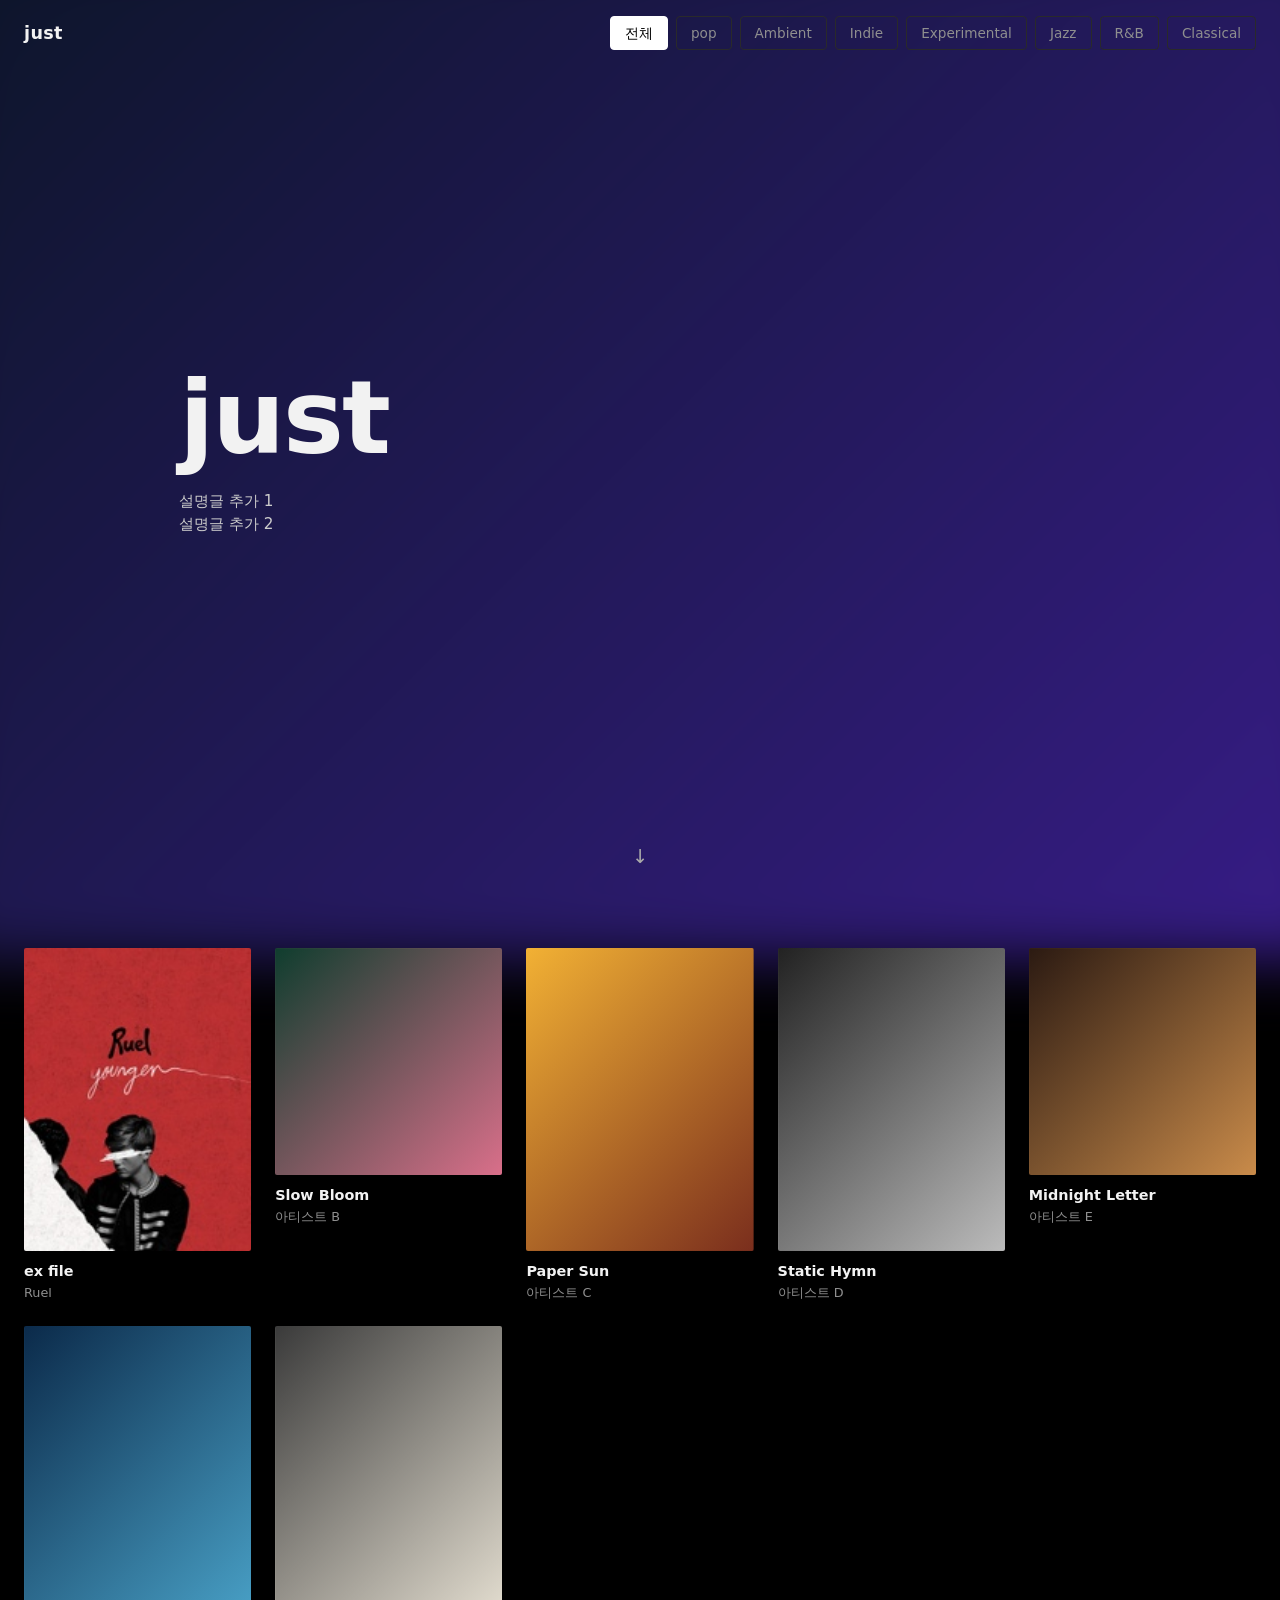
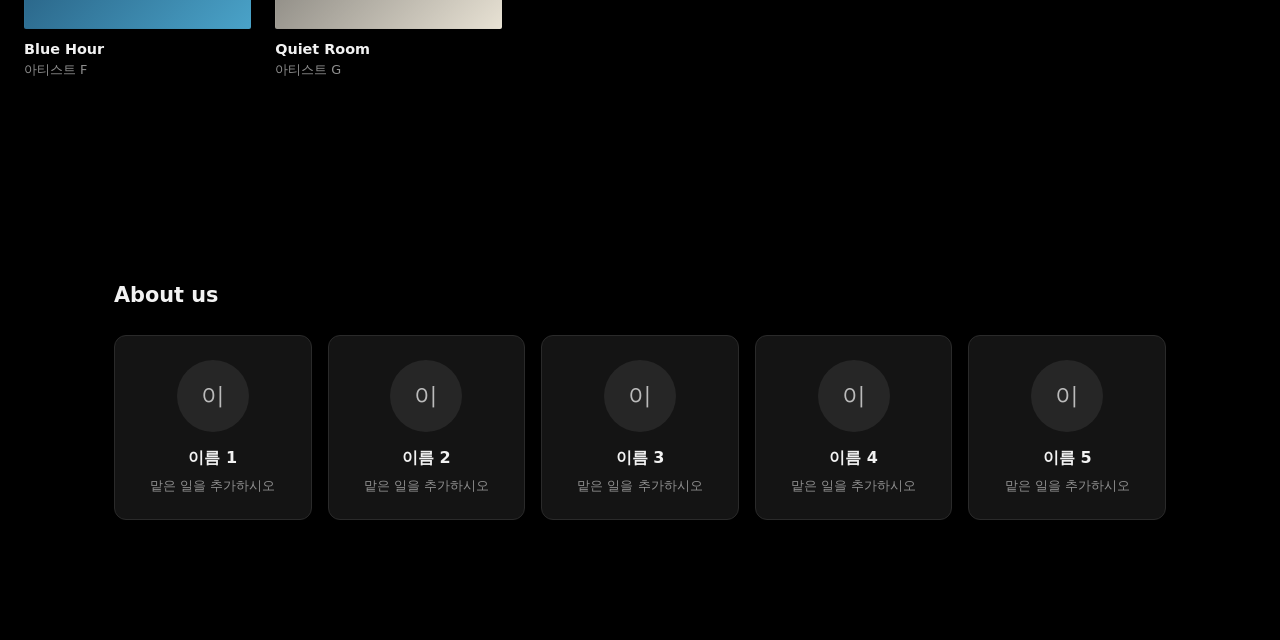
<file: index.html>
<!DOCTYPE html>
<html lang="ko">
<head>
<meta charset="UTF-8">
<meta name="viewport" content="width=device-width, initial-scale=1">
<title>그냥</title>
<link rel="stylesheet" href="style.css">
</head>
<body>
  <header class="top">
    <a href="#" class="logo">그냥</a>
    <nav id="filters" aria-label="장르 필터"></nav>
  </header>

  <!-- 1) 목록 화면 -->
  <main id="home" class="view">
    <div class="home-bg" id="homeBg"></div>
    <section class="intro">
      <div class="intro-text" id="introText">
        <h1 id="siteTitle"></h1>
        <p id="siteDesc"></p>
      </div>
      <span class="scroll-hint" aria-hidden="true">↓</span>
    </section>
    <div id="grid" class="grid"></div>
    <section class="team" id="team">
      <h2>About us</h2>
      <div class="team-grid" id="teamGrid"></div>
    </section>
  </main>

  <!-- 2) 앨범 상세 화면 -->
  <main id="detail" class="view" hidden>
    <section class="hero">
      <div class="hero-bg" id="heroBg"></div>
      <a href="#" class="back">← 목록</a>
      <div class="src-switch src-album" id="albumSwitch" role="group" aria-label="앨범 전체 재생 방식">
        <button data-s="youtube">YouTube</button><button data-s="spotify">Spotify</button>
      </div>
      <div class="hero-inner">
        <div class="hero-cover" id="heroCover"></div>
        <div class="hero-text">
          <h1 id="dTitle"></h1>
          <p class="meta" id="dMeta"></p>
          <p class="desc" id="dDesc"></p>
        </div>
      </div>
    </section>
    <section class="tracks">
      <h2>수록곡</h2>
      <ol id="trackList"></ol>
    </section>
  </main>

  <!-- 3) 재생 화면 (곡을 누르면 위에 뜸) -->
  <div id="player" role="dialog" aria-label="곡 재생">
    <div class="p-bg" id="pBg"></div>
    <button class="p-logo" id="pLogo" aria-label="앨범으로 돌아가기"></button>
    <button class="p-close" id="pClose" aria-label="닫기">✕</button>
    <div class="p-body">
      <div class="p-left">
        <div class="p-stage">
          <div class="p-disc" id="pDisc"><div class="p-disc-spin"><div class="p-disc-label" id="pDiscLabel"></div></div></div>
          <div class="p-cover" id="pCover"></div>
        </div>
        <h2 id="pTitle"></h2>
        <p id="pArtist"></p>
        <p class="p-msg" id="pMsg" hidden></p>
        <div class="src-switch" id="trackSwitch" role="group" aria-label="이 곡 재생 방식">
          <button data-s="youtube">YouTube</button><button data-s="spotify">Spotify</button>
        </div>
        <div class="p-ctrl">
          <input type="range" id="pBar" min="0" max="1000" value="0" aria-label="재생 위치">
          <div class="p-time"><span id="pCur">0:00</span><span id="pDur">0:00</span></div>
          <div class="p-nav">
            <button id="pPrev" aria-label="이전 곡">⏮</button>
            <button id="pToggle" class="main" aria-label="재생/일시정지">▶</button>
            <button id="pNext" aria-label="다음 곡">⏭</button>
          </div>
        </div>
        <div class="p-sp"><div id="pSP"></div></div>
      </div>
      <div class="p-lyrics" id="pLyrics"><div class="p-lines" id="pLines"></div></div>
    </div>
  </div>

  <!-- 소리를 내는 숨은 유튜브 재생기 (화면 효과와 상관없이 항상 같은 자리) -->
  <div class="p-yt"><div id="pYT"></div></div>

  <script src="data.js"></script>
  <script src="script.js"></script>
  <script src="https://www.youtube.com/iframe_api" async></script>
  <script src="https://open.spotify.com/embed/iframe-api/v1" async></script>
</body>
</html>
</file>
<file: style.css>
:root{
  --bg:#000; --panel:#141414; --line:#2a2a2a; --text:#f2f2f2; --sub:#8f8f8f;
  --font:"Pretendard","Apple SD Gothic Neo","Noto Sans KR",system-ui,sans-serif;
}
*{box-sizing:border-box;margin:0;padding:0}
html{scroll-behavior:smooth}
body{background:var(--bg);color:var(--text);font-family:var(--font);line-height:1.5}
a{color:inherit;text-decoration:none}
[hidden]{display:none!important}
:focus-visible{outline:2px solid #fff;outline-offset:3px}

/* 상단바 */
.top{position:sticky;top:0;z-index:20;display:flex;gap:24px;align-items:center;
  justify-content:space-between;flex-wrap:wrap;padding:16px 24px;
  background:rgba(0,0,0,.75);backdrop-filter:blur(10px)}
.logo{font-weight:700;font-size:1.1rem;letter-spacing:.02em}
#filters{display:flex;gap:8px;flex-wrap:wrap}
#filters button{background:transparent;color:var(--sub);border:1px solid var(--line);
  padding:6px 14px;border-radius:4px;font:inherit;font-size:.85rem;cursor:pointer}
#filters button.on{background:#fff;color:#000;border-color:#fff}

/* 앨범 그리드 */
.grid{display:grid;grid-template-columns:repeat(auto-fill,minmax(200px,1fr));gap:24px;padding:24px}
.card{display:block}
.cover{aspect-ratio:3/4;background-size:cover;background-position:center;border-radius:2px;
  transition:transform .3s,filter .3s}
.card:hover .cover{transform:scale(1.02);filter:brightness(1.1)}
.card:nth-child(3n+2) .cover{aspect-ratio:1/1}
.card h3{font-size:.9rem;margin-top:10px}
.card p{font-size:.8rem;color:var(--sub)}

/* 상세 - 히어로 */
.hero{position:relative;min-height:100vh;display:grid;place-items:center;overflow:hidden;padding:80px 24px 40px}
.hero-bg{position:absolute;inset:-60px;background-size:cover;background-position:center;
  filter:blur(40px) brightness(.45) saturate(1.2)}
.back{position:absolute;top:20px;left:24px;z-index:2;font-size:.9rem;color:#ddd}
.hero-inner{position:relative;z-index:1;display:flex;gap:48px;align-items:center;
  max-width:960px;width:100%;
  background:rgba(0,0,0,.35);border:1px solid rgba(255,255,255,.08);border-radius:16px;padding:40px}
.hero-cover{flex:0 0 min(360px,40%);aspect-ratio:1/1;background-size:cover;background-position:center;
  box-shadow:0 20px 60px rgba(0,0,0,.6)}
.hero-text h1{font-size:clamp(1.8rem,4vw,3rem);line-height:1.15}
.meta{margin-top:8px;color:var(--sub);font-size:.9rem}
.desc{margin-top:20px;font-size:.8rem;color:#bbb;max-width:34em}

/* 상세 - 수록곡 */
.tracks{max-width:760px;margin:0 auto;padding:56px 24px 120px}
.tracks h2{font-size:1.2rem;margin-bottom:16px}
.tracks ol{list-style:none;counter-reset:t}
.tracks li{counter-increment:t;display:flex;align-items:center;gap:16px;padding:14px 4px;border-bottom:1px solid var(--line)}
.tracks li::before{content:counter(t);width:1.5em;color:var(--sub);font-size:.85rem}
.tracks .name{flex:1}
.tracks .len{color:var(--sub);font-size:.85rem}
.badge{font-size:.7rem;background:#fff;color:#000;padding:2px 8px;border-radius:3px}

@media (max-width:700px){
  .hero-inner{flex-direction:column;padding:24px;gap:24px}
  .hero-cover{flex:none;width:100%}
}

/* 수록곡 클릭 가능 */
.tracks li{cursor:pointer;transition:background .2s}
.tracks li:hover{background:#111}
.tracks li.nolink .name::after{content:" (링크 없음)";color:var(--sub);font-size:.75rem}
.tracks .play{color:var(--sub);font-size:.8rem;width:1em}
.tracks li:hover .play{color:#fff}

/* 재생 화면 */
body.lock{overflow:hidden}
#player{position:fixed;inset:0;z-index:100;display:grid;place-items:center;overflow-y:auto;padding:56px 20px 32px}
.p-bg{position:fixed;inset:-60px;background-size:cover;background-position:center;
  filter:blur(45px) brightness(.4) saturate(1.2)}
.p-close{position:fixed;top:16px;right:20px;z-index:2;background:rgba(0,0,0,.4);color:#fff;
  border:1px solid rgba(255,255,255,.2);width:40px;height:40px;border-radius:50%;font-size:1.1rem;cursor:pointer}
.p-body{position:relative;z-index:1;display:flex;flex-direction:column;align-items:center;gap:14px;
  text-align:center;width:min(560px,100%)}
.p-cover{width:min(340px,70vw);aspect-ratio:1/1;background-size:cover;background-position:center;
  box-shadow:0 24px 70px rgba(0,0,0,.7)}
.p-body h2{font-size:1.4rem;margin-top:6px}
.p-body p{color:#bbb;font-size:.9rem}
.p-nav{display:flex;gap:12px}
.p-nav button{background:rgba(255,255,255,.1);color:#fff;border:1px solid rgba(255,255,255,.2);
  padding:8px 18px;border-radius:6px;font:inherit;font-size:.85rem;cursor:pointer}
.p-nav button:hover{background:rgba(255,255,255,.2)}

/* 진행바 플레이어 (영상은 화면에 보이지 않음) */
.p-yt{position:fixed;left:0;bottom:0;width:1px;height:1px;opacity:0;pointer-events:none;overflow:hidden}
.p-msg{color:#ddd;font-size:.85rem}
.p-ctrl{width:min(420px,100%);display:flex;flex-direction:column;gap:8px;margin-top:8px}
#pBar{--p:0%;-webkit-appearance:none;appearance:none;width:100%;height:4px;border-radius:2px;cursor:pointer;
  background:linear-gradient(to right,#fff var(--p),rgba(255,255,255,.25) var(--p))}
#pBar::-webkit-slider-thumb{-webkit-appearance:none;width:12px;height:12px;border-radius:50%;background:#fff;border:0}
#pBar::-moz-range-thumb{width:12px;height:12px;border-radius:50%;background:#fff;border:0}
.p-time{display:flex;justify-content:space-between;font-size:.75rem;color:#bbb}
.p-nav{justify-content:center;align-items:center}
.p-nav button.main{width:52px;height:52px;border-radius:50%;background:#fff;color:#000;font-size:1.1rem;padding:0}

/* 첫 화면 소개 + 배경 */
.top{background:transparent;backdrop-filter:none;transition:background .3s}
.top.solid{background:rgba(0,0,0,.8);backdrop-filter:blur(10px)}
.home-bg{position:fixed;inset:-60px;z-index:-1;background-size:cover;background-position:center;
  filter:blur(30px) brightness(.5) saturate(1.2)}
.intro{position:relative;min-height:100vh;min-height:100svh;display:flex;align-items:center;
  padding:80px 24px 80px clamp(24px,14vw,240px)}
.intro-text h1{font-size:clamp(2.8rem,8vw,6.5rem);line-height:1.05;letter-spacing:-.02em}
.intro-text p{margin-top:18px;font-size:.95rem;color:#ccc;max-width:30em;white-space:pre-line}
.scroll-hint{position:absolute;bottom:28px;left:50%;transform:translateX(-50%);color:#aaa;font-size:1.2rem}
.grid{padding-top:48px}
.grid{min-height:100vh;align-content:start}

/* 글씨체: 실제 이름은 data.js 의 fontTitle / fontBody 에서 바꿉니다 */
body{font-family:var(--font-body,var(--font))}
.logo,.intro-text h1,.hero-text h1,.card h3,.tracks h2,.p-body h2{font-family:var(--font-title,var(--font-body,var(--font)))}

/* 상단바를 화면 위에 띄워서 배경이 맨 위까지 채워지게 */
.top{position:fixed;top:0;left:0;right:0}
.back{top:76px}

/* 만든 사람 카드 */
.team{max-width:1100px;margin:0 auto;padding:80px 24px 120px}
.team h2{font-size:1.3rem;margin-bottom:24px}
.team-grid{display:grid;grid-template-columns:repeat(auto-fit,minmax(170px,1fr));gap:16px}
.member{background:var(--panel);border:1px solid var(--line);border-radius:12px;padding:24px 18px;text-align:center}
.avatar{width:72px;height:72px;margin:0 auto 14px;border-radius:50%;background:#262626 center/cover;
  display:grid;place-items:center;font-size:1.5rem;color:#bbb}
.member h3{font-size:1rem}
.member p{margin-top:6px;font-size:.8rem;color:var(--sub);line-height:1.5}

/* 재생 화면 뒤가 비쳐 보이지 않게 기본 검정 바탕 */
#player{background:#000}

/* ===== 애니메이션 ===== */
/* 앨범 들어갈 때: 아래에서 부드럽게 올라옴 / 나올 때: 반대로 내려가며 사라짐 */
@keyframes rise{from{opacity:0;transform:translateY(70px)}to{opacity:1;transform:translateY(0)}}
@keyframes sink{from{opacity:1;transform:translateY(0)}to{opacity:0;transform:translateY(70px)}}
@keyframes fadein{from{opacity:0}to{opacity:1}}
#detail.enter{animation:rise .6s cubic-bezier(.2,.7,.2,1) backwards}
#detail.leaving{animation:sink .35s cubic-bezier(.5,0,.8,.4) forwards;pointer-events:none}
#home.fadein{animation:fadein .4s ease backwards}

/* 곡 재생 화면: 점점 진해지며 나타나고, 닫을 땐 역으로 옅어지며 사라짐 */
#player{opacity:0;visibility:hidden;pointer-events:none;transition:opacity .5s ease,visibility 0s linear .5s}
#player.open{opacity:1;visibility:visible;pointer-events:auto;transition:opacity .5s ease,visibility 0s}
.p-body{opacity:0;transform:translateY(18px) scale(.98);transition:opacity .5s ease,transform .5s cubic-bezier(.2,.7,.2,1)}
#player.open .p-body{opacity:1;transform:none}

@media (prefers-reduced-motion:reduce){
  #detail.enter,#detail.leaving,#home.fadein{animation:none}
  #player,.p-body{transition:none}
}

/* ===== 재생 화면: 원반 + 가사 배치 ===== */
#player{display:flex}
.p-body{display:grid;grid-template-columns:auto minmax(280px,380px);gap:0 clamp(28px,5vw,72px);
  align-items:center;justify-content:center;width:min(1040px,100%);margin:auto;text-align:center}
.p-left{--s:clamp(190px,22vw,300px);width:calc(var(--s)*1.62);display:flex;flex-direction:column;align-items:center;gap:14px}
.p-stage{position:relative;width:100%;height:var(--s)}
.p-cover{position:absolute;left:0;top:0;width:var(--s);height:var(--s);z-index:2}
.p-ctrl{width:100%}

/* 원반 (사진 뒤에서 오른쪽으로 빠져나와 재생 중에 돌아감) */
.p-disc{position:absolute;top:0;left:calc(var(--s)*.62);width:var(--s);height:var(--s);z-index:1;
  opacity:0;transform:translateX(-38%);
  transition:transform .9s cubic-bezier(.2,.7,.2,1) .25s,opacity .4s ease .25s}
#player.open .p-disc{opacity:1;transform:none}
.p-disc-spin{position:relative;width:100%;height:100%;border-radius:50%;box-shadow:0 18px 50px rgba(0,0,0,.6);
  background:
    conic-gradient(from 0deg,transparent 0 18%,rgba(255,255,255,.09) 25%,transparent 32%,transparent 68%,rgba(255,255,255,.09) 75%,transparent 82%),
    repeating-radial-gradient(circle at center,#0b0b0b 0 2px,#1a1a1a 2px 4px);
  animation:spin 5s linear infinite;animation-play-state:paused}
#player.playing .p-disc-spin{animation-play-state:running}
.p-disc-label{position:absolute;left:50%;top:50%;width:38%;height:38%;transform:translate(-50%,-50%);
  border-radius:50%;background-size:cover;background-position:center;border:3px solid #111}
.p-disc-label::after{content:"";position:absolute;left:50%;top:50%;width:14%;height:14%;transform:translate(-50%,-50%);
  border-radius:50%;background:#0b0b0b}
@keyframes spin{to{transform:rotate(360deg)}}

/* 가사: 지금 부르는 줄이 가운데에 오고, 한 줄 끝날 때마다 위로 올라감 */
.p-lyrics{position:relative;overflow:hidden;height:min(62vh,440px);text-align:left;
  -webkit-mask-image:linear-gradient(transparent,#000 20%,#000 80%,transparent);
  mask-image:linear-gradient(transparent,#000 20%,#000 80%,transparent)}
.p-lines{position:absolute;left:0;right:0;top:0;padding-right:10px;transition:transform .55s cubic-bezier(.3,.7,.2,1)}
.ly{padding:9px 0;font-size:1.15rem;line-height:1.45;color:rgba(255,255,255,.3);cursor:pointer;
  transform-origin:left center;transition:color .4s ease,transform .4s ease}
.ly.active{color:#fff;transform:scale(1.1)}
.p-lyrics.plain{overflow-y:auto;-webkit-mask-image:none;mask-image:none}
.p-lyrics.plain .p-lines{position:static;transform:none!important}
.p-lyrics.plain .ly{color:rgba(255,255,255,.75);cursor:default}
.ly-empty{color:rgba(255,255,255,.4);font-size:.9rem;padding:40px 0}

@media (max-width:860px){
  .p-body{grid-template-columns:1fr;row-gap:20px}
  .p-left{--s:min(44vw,190px)}
  .p-lyrics{height:210px}
}
@media (prefers-reduced-motion:reduce){ .p-disc-spin{animation:none} .p-disc{transition:none} .p-lines{transition:none} }

/* 재생 화면 왼쪽 위 로고 (누르면 재생 화면만 닫혀서 앨범 화면으로) */
.p-logo{position:fixed;top:16px;left:24px;z-index:2;background:none;border:0;color:#fff;cursor:pointer;
  font-family:var(--font-title,var(--font-body,var(--font)));font-weight:700;font-size:1.1rem;letter-spacing:.02em;line-height:1.5;padding:0}
.p-logo:hover{opacity:.75}

/* 숨은 재생기: 재생 화면 효과(투명, 이동)의 영향을 받지 않게 바깥에 두고, 유튜브 최소 크기(200px)를 지킴 */
.p-yt{position:fixed;left:0;bottom:0;width:200px;height:200px;opacity:.001;pointer-events:none;overflow:hidden;z-index:-1}

/* ===== YouTube / Spotify 전환 ===== */
.src-switch{display:inline-flex;padding:3px;border-radius:999px;background:rgba(0,0,0,.45);
  border:1px solid rgba(255,255,255,.18);backdrop-filter:blur(8px)}
.src-switch button{background:transparent;color:#ccc;border:0;padding:6px 14px;border-radius:999px;
  font:inherit;font-size:.8rem;cursor:pointer;transition:background .2s,color .2s}
.src-switch button:hover{color:#fff}
.src-switch button.on{background:#fff;color:#000}
.src-switch button[data-s="spotify"].on{background:#1ed760;color:#000}
.src-album{position:absolute;top:76px;right:24px;z-index:2}

/* 곡 목록: 스포티파이 모드 표시 */
.tracks ol.sp .play{color:#1ed760}
.tracks ol.sp li.nolink .name::after{content:none}
.tracks ol.sp li.nosp .name::after{content:" (Spotify 링크 없음)";color:var(--sub);font-size:.75rem}

/* 재생 화면 */
#trackSwitch{margin-top:2px}
.p-sp{display:none;width:100%;margin-top:6px}
#player.sp-on .p-sp{display:block}
.p-sp iframe{display:block;width:100%;border-radius:12px;color-scheme:normal}
</file>
